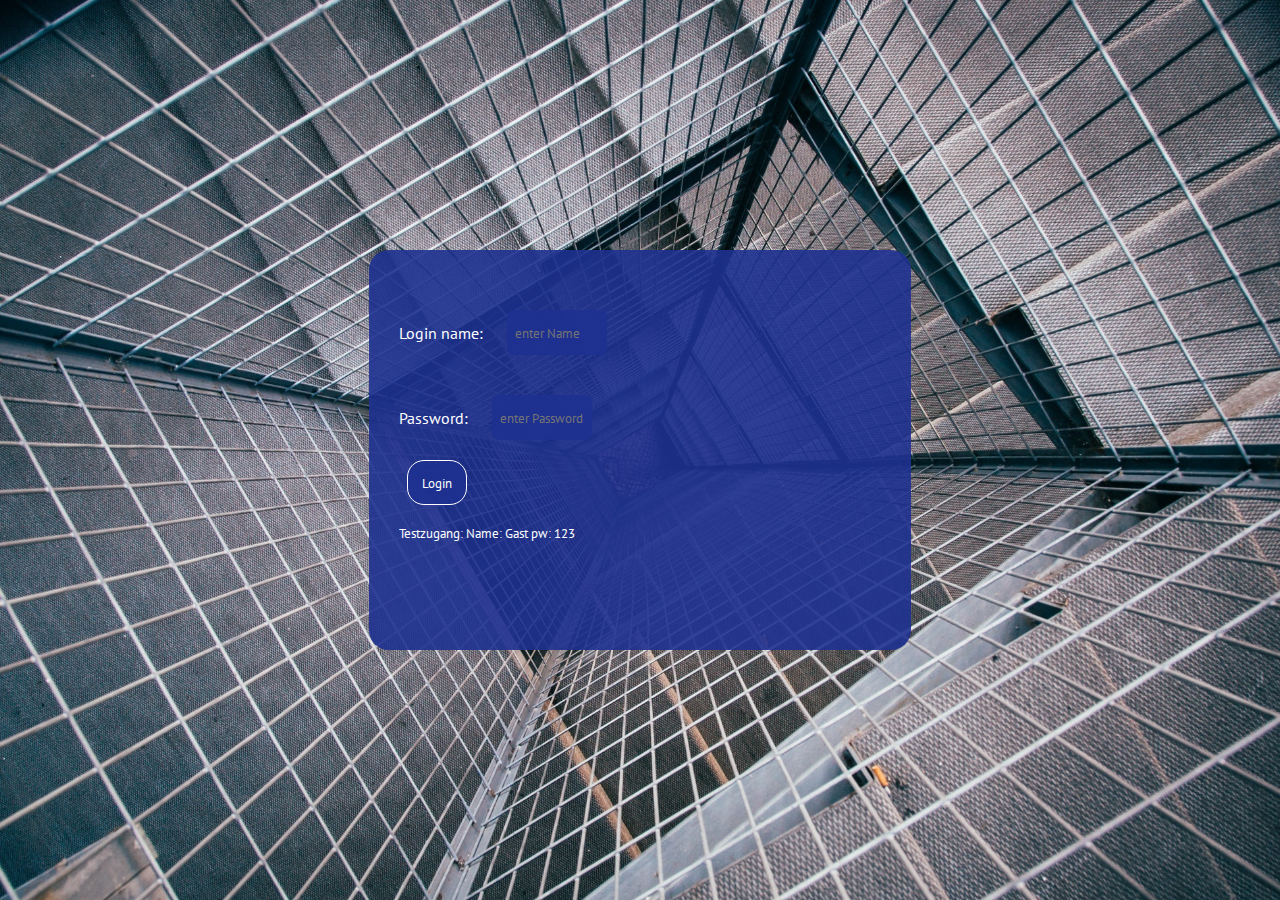
<file: index.html>
<!DOCTYPE html>
<html lang="en">

<head>
    <meta charset="UTF-8">
    <meta http-equiv="X-UA-Compatible" content="IE=edge">
    <meta name="viewport" content="width=device-width, initial-scale=1.0">
    <title>Login</title>

    <link rel="stylesheet" href="style.css">
    <link rel="stylesheet" href="fonts.css">

    <script language="javascript" type="text/javascript" src="script.js"></script>
    <script src="./mini_backend.js"></script>

    
</head>

<body>

    <div>
        <img src="img/stairHouse.jpg" class="background-image">

        <form action="board.html">
            <div class="wrapper-login">
                <div class="login-box">
                    <div class="flex login-row">
                        <span>Login name:</span>
                        <input type="text" placeholder="enter Name" class="input-login" id="username">
                    </div>
    
                    <div class="flex login-row">
                        <span>Password:</span>
                        <input type="password" placeholder="enter Password" class="input-login" id="pasword" default="Gast">
                    </div>
    
                    <a href="board.html">
                        <input type="submit" class="login-btn" name="" value="Login" disabled id="disabledbtn">
                    </a>
                    <p class="test-login">Testzugang: Name: Gast pw: 123</p>
                </div>
            </div>


        </form>
        

        <script>
        let username = document.getElementById('username');
        let pasword = document.getElementById('pasword');

        pasword.addEventListener('keyup' , e => {
        if (e.currentTarget.value == 123){
           console.log('korrekt')
           disabledbtn.disabled = false;
        };
        }); 

    </script>

</body>

</html>
</file>
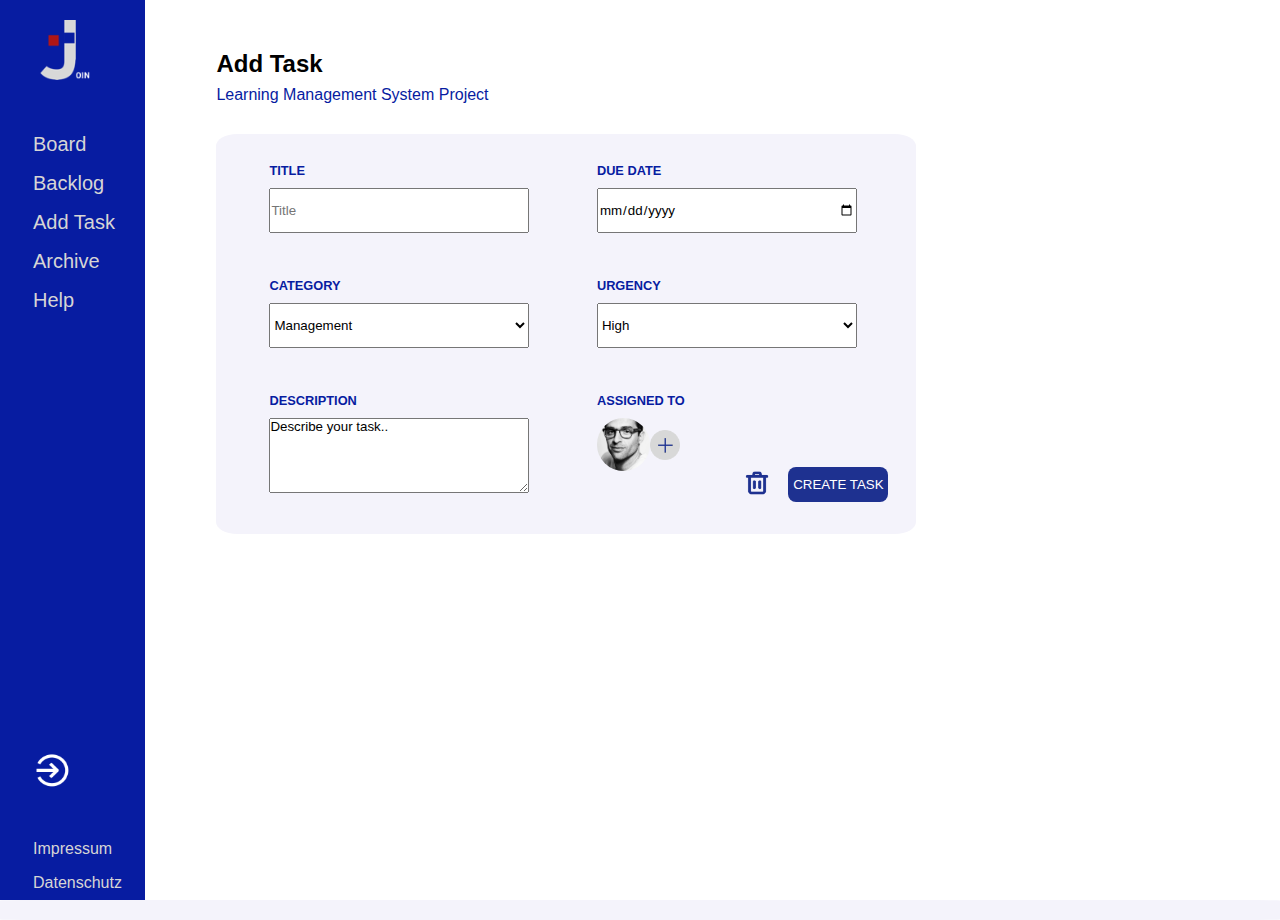
<file: addTask.html>
<!DOCTYPE html>
<html lang="en">

<head>
    <meta charset="UTF-8">
    <meta http-equiv="X-UA-Compatible" content="IE=edge">
    <meta name="viewport" content="width=device-width, initial-scale=1.0">
    <title>Document</title>

    <link rel="stylesheet" href="style.css">
    <link type="image/png" sizes="32x32" rel="icon" href="img/faviconkanban.png">
    <script language="javascript" type="text/javascript" src="script.js"></script>
    <script language="javascript" type="text/javascript" src="addTask.js"></script>
    <script src="./mini_backend.js"></script>
    <script src="board.js"></script>
</head>

<body onload="init() ; initBackend()">

    <div class="main">
        <div class="navbar-mobil">
            <a href="board.html"><img src="img/logo.png" class="logo-navM" alt=""></a>
            <img src="img/nav.png" alt="" class="nav-icon" onclick="showNavMobil()">
            <div id="pop-nav" class="d-none pop-nav">
                <span onclick="closePopNav()" class="x-span">X</span>
                <ul>
                    <li><a href="board.html">BOARD</a></li>
                    <li><a href="backlog.html">BACKLOG</a></li>
                    <li><a href="addTask.html">ADD TASK</a></li>
                    <li><a href="arichve.html">ARCHIVE</a></li>
                    <li><a href="help.html">HELP</a></li>
                </ul>
            </div>
        </div>
        <div w3-include-html="navbar.html" class="navbar-wrapper"></div>

        <div class="content">
            <h2>Add Task</h2>
            <span class="blueText">Learning Management System Project</span>

            <form action="board.html" id="form">

                <div class="addTaskBox">
                    <div class="firstRow flexAddTask">
                        <div class="width50 marginLeft">
                            <h4 class="blueText">TITLE</h4>
                            <input id="title" placeholder="Title" required>
                        </div>

                        <div class="width50">
                            <h4 class="blueText">DUE DATE</h4>
                            <input type="date" id="dueDate" required>
                        </div>
                    </div>

                    <div class="secondRow flexAddTask">
                        <div class="width50 marginLeft">
                            <h4 class="blueText">CATEGORY</h4>
                            <select id="category" required>
                                <option value="Managment">Management</option>
                                <option value="Marketing">Marketing</option>
                                <option value="Product">Product</option>
                                <option value="Sale">Sale</option>
                            </select>
                        </div>
                        <div class="width50">
                            <h4 class="blueText">URGENCY</h4>
                            <select id="urgency" required>
                                <option value="High">High</option>
                                <option value="Medium">Medium</option>
                                <option value="Low">Low</option>
                            </select>
                        </div>
                    </div>


                    <div class="thirdRow flexAddTask">
                        <div class="width50 marginLeft">
                            <h4 class="blueText">DESCRIPTION</h4>
                            <textarea id="text" required>Describe your task..</textarea>
                        </div>

                        <div class="width50">
                            <h4 class="blueText">ASSIGNED TO</h4>
                            <div class="assignedToRow">
                                <img id="addProfilePicture" src="Profilpicture/profilepicture1.png" class="assignedTo">
                                <img src="img/icon plus.png" class="plus-btn">
                            </div>


                            <div class="assignedToRow2">

                                <button type="reset" class="button-no-default-style"><img src="img/trash.png" alt="" class="cancelbutton"></button>
                                <button type="submit" class="createTask" onclick="addTask()" id="create-task">CREATE TASK</button>
                                
                            </div>

                        
                        </div>
                    </div>
                </div>
            </form>

        </div>

    </div>
    <div class="backlogCard">
       
        

</body>

</html>
</file>
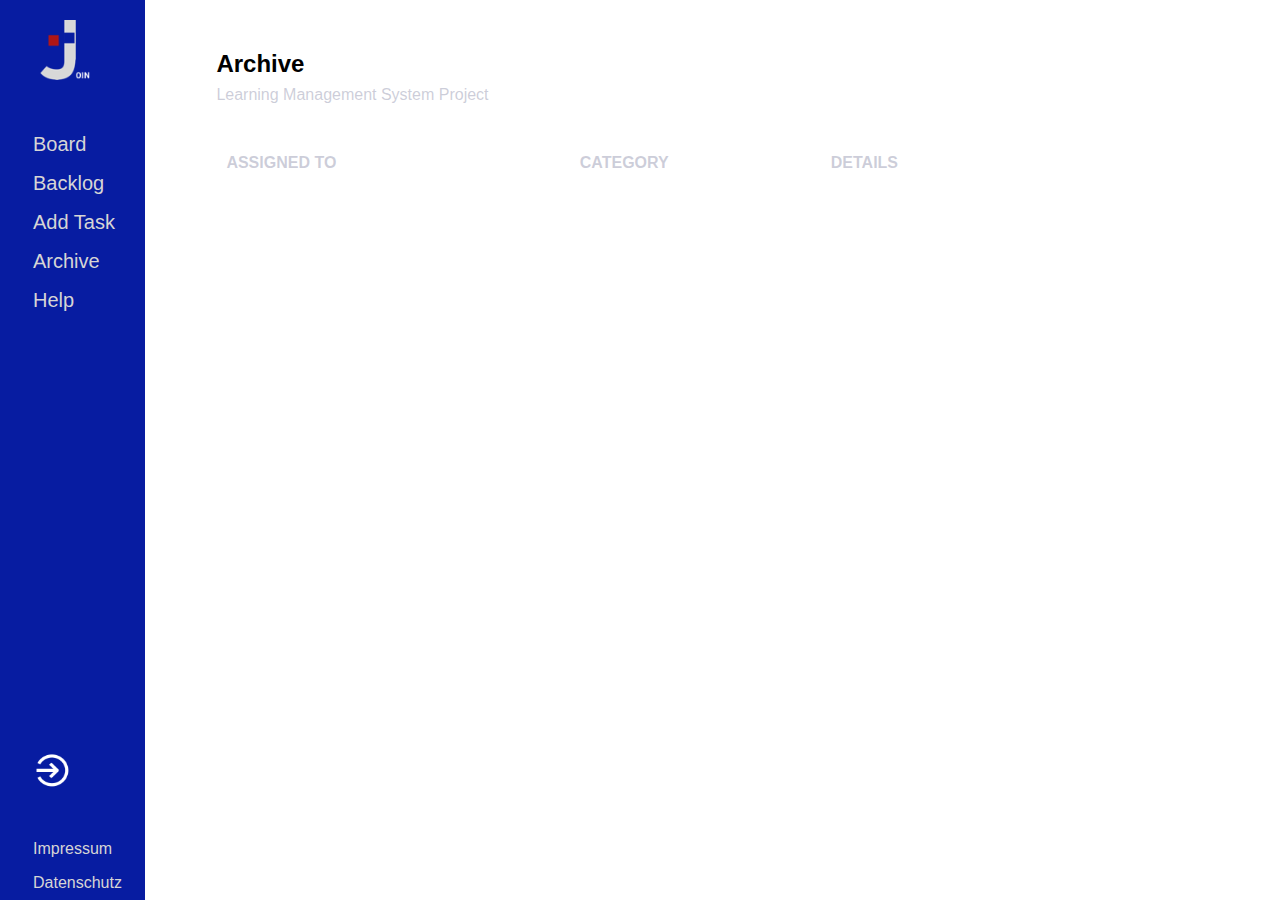
<file: archive.html>
<!DOCTYPE html>
<html lang="en">

<head>
    <meta charset="UTF-8">
    <meta http-equiv="X-UA-Compatible" content="IE=edge">
    <meta name="viewport" content="width=device-width, initial-scale=1.0">
    <title>Archive</title>
    <link rel="stylesheet" href="style.css">
    <script language="javascript" type="text/javascript" src="script.js"></script>
    <script language="javascript" type="text/javascript" src="addTask.js"></script>
    <script src="./mini_backend.js"></script>
    <script src="archive.js"></script>
</head>



<body onload="init() ; initBackend() ; initArchive()">

    <div class="main">
        <div class="navbar-mobil">
            <a href="board.html"><img src="img/logo.png" class="logo-navM" alt=""></a>
            <img src="img/nav.png" alt="" class="nav-icon" onclick="showNavMobil()">
            <div id="pop-nav" class="d-none pop-nav">
                <span onclick="closePopNav()" class="x-span">X</span>
                <ul>
                    <li><a href="board.html">BOARD</a></li>
                    <li><a href="backlog.html">BACKLOG</a></li>
                    <li><a href="addTask.html">ADD TASK</a></li>
                    <li><a href="archive.html">ARCHIVE</a></li>
                    <li><a href="help.html">HELP</a></li>
                </ul>
            </div>
        </div>
        <div w3-include-html="navbar.html" class="navbar-wrapper"></div>

        <div class="content">
            <h2>Archive</h2>
            <span class="greyText">Learning Management System Project</span>

            <div class="headlineContainer">
                <div class="width30  h2 greyText"><b>ASSIGNED TO</b></div>
                <div class="width20  h2 greyText"><b>CATEGORY</b></div>
                <div class="width50bl h2 greyText"><b>DETAILS</b></div>
            </div>

            <div class="backlogCard-wrapper" id="archiveBox">
            </div>
            
        </div>
    </div>
</body>
</html>
</file>
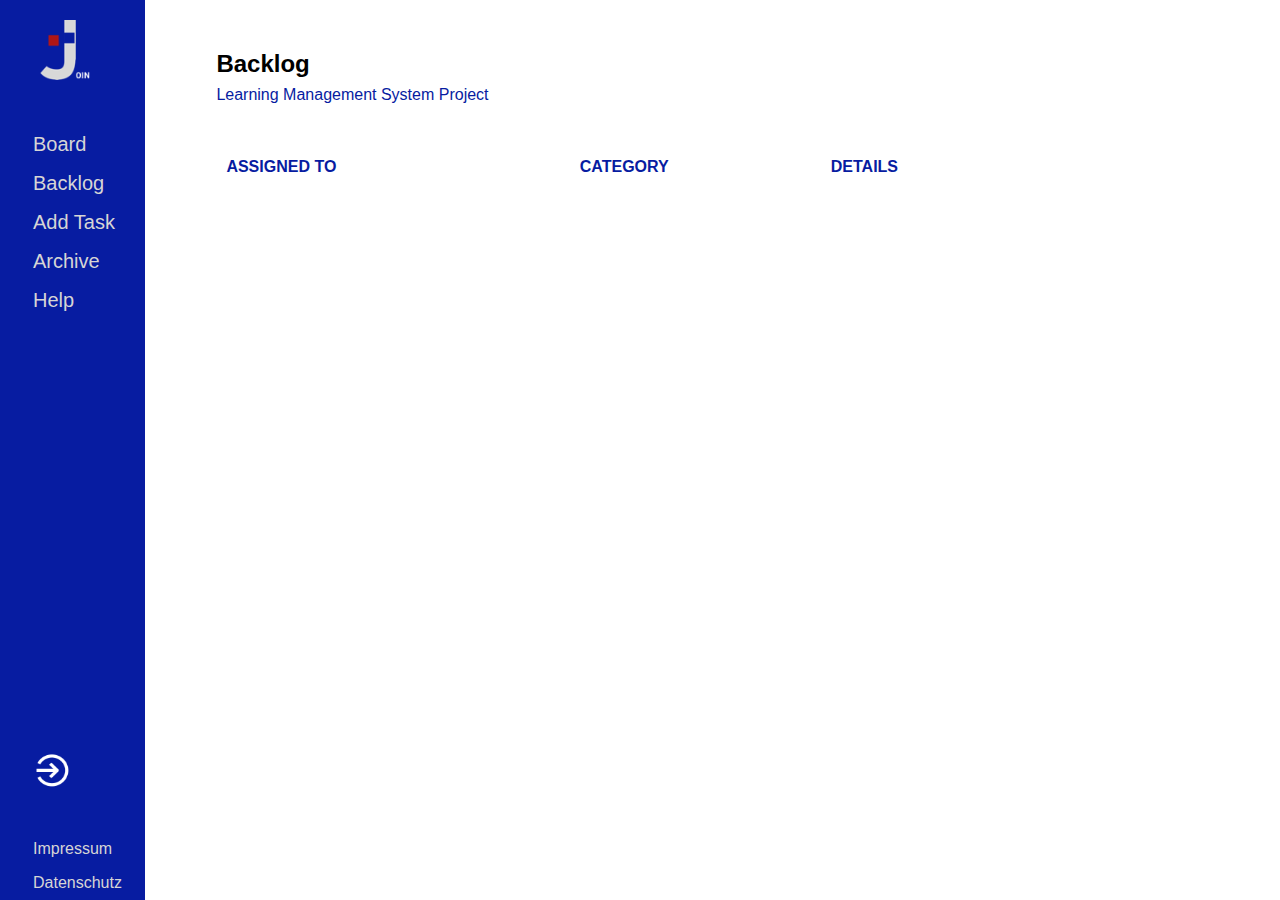
<file: backlog.html>
<!DOCTYPE html>
<html lang="en">
<head>
    <meta charset="UTF-8">
    <meta http-equiv="X-UA-Compatible" content="IE=edge">
    <meta name="viewport" content="width=device-width, initial-scale=1.0">
    <title>Document</title>

    <link rel="stylesheet" href="style.css">
    <link type="image/png" sizes="32x32" rel="icon" href="img/faviconkanban.png">
    <script src="./mini_backend.js"></script>
    <script language="javascript" type="text/javascript" src="script.js"></script>
    <script language="javascript" type="text/javascript" src="addTask.js"></script>
    <script language="javascript" type="text/javascript" src="backlog.js"></script>
</head>

<body onload="init() ; initBackend() ; initBacklog()">

    <div class="main">
        <div class="navbar-mobil">
            <a href="board.html"><img src="img/logo.png" class="logo-navM" alt=""></a>
            <img src="img/nav.png" alt="" class="nav-icon" onclick="showNavMobil()">
            <div id="pop-nav" class="d-none pop-nav">
                <span onclick="closePopNav()" class="x-span">X</span>
                <ul>
                    <li><a href="board.html">BOARD</a></li>
                    <li><a href="backlog.html">BACKLOG</a></li>
                    <li><a href="addTask.html">ADD TASK</a></li>
                    <li><a href="archive.html">ARCHIVE</a></li>
                    <li><a href="help.html">HELP</a></li>
                </ul>
            </div>
        </div>

        <div w3-include-html="navbar.html" class="navbar-wrapper"></div>

        <div class="content">
            <h2>Backlog</h2>
            <span class="blueText">Learning Management System Project</span>

            <div class="headlineContainer">
                <div class="width30  h2 blueText"><b>ASSIGNED TO</b></div>
                <div class="width20  h2 blueText"><b>CATEGORY</b></div>
                <div class="width50bl h2 blueText"><b>DETAILS</b></div>
            </div>

            <div class="backlogCard-wrapper" id="backlogCardWrapper">
            </div>
            
        </div>
    </div>

    
</body>
</html>
</file>
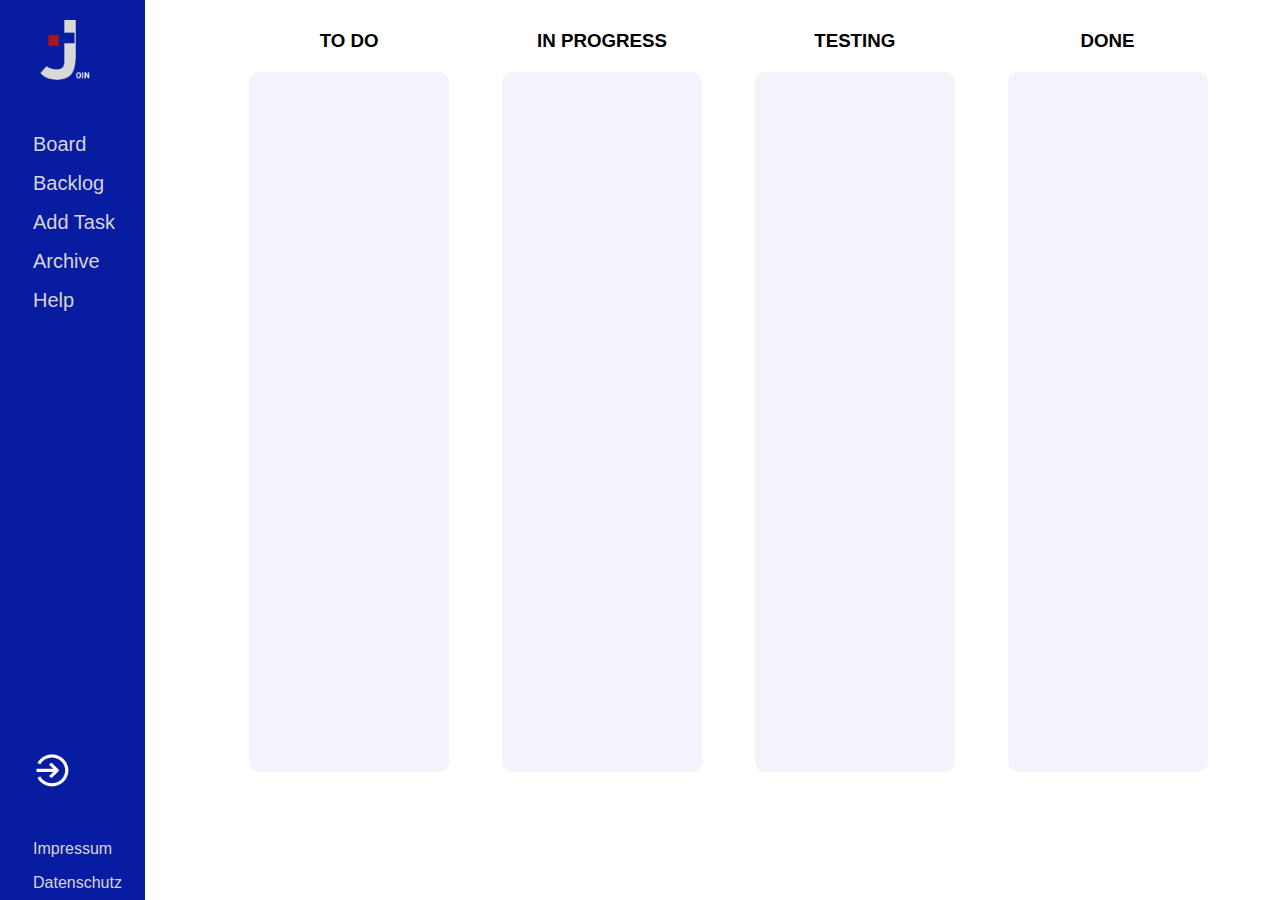
<file: board.html>
<!DOCTYPE html>
<html lang="en">

<head>
    <meta charset="UTF-8">
    <meta http-equiv="X-UA-Compatible" content="IE=edge">
    <meta name="viewport" content="width=device-width, initial-scale=1.0">
    <title>Board</title>
    
    <link rel="stylesheet" href="style.css">
    <link type="image/png" sizes="32x32" rel="icon" href="img/faviconkanban.png">
    <script language="javascript" type="text/javascript" src="script.js"></script>
    <script language="javascript" type="text/javascript" src="addTask.js"></script>
    <script src="./mini_backend.js"></script>
    <script src="board.js"></script>
</head>


<body onload="init() ; initBackend() ; initFilter()">

    <div class="main">
        <div class="navbar-mobil">
            <a href="board.html"><img src="img/logo.png" class="logo-navM" alt=""></a>
            <img src="img/nav.png" alt="" class="nav-icon" onclick="showNavMobil()">
            <div id="pop-nav" class="d-none pop-nav">
                <span onclick="closePopNav()" class="x-span">X</span>
                <ul>
                    <li><a href="board.html">BOARD</a></li>
                    <li><a href="backlog.html">BACKLOG</a></li>
                    <li><a href="addTask.html">ADD TASK</a></li>
                    <li><a href="archive.html">ARCHIVE</a></li>
                    <li><a href="help.html">HELP</a></li>
                </ul>
            </div>
        </div>
        
        <div w3-include-html="navbar.html" class="navbar-wrapper"></div>

        <div class="content">
            <div class="board-wrapper">
                <div class="column">
                    <h3>TO DO</h3>
                    <div class="DragAndDrop">
                        <div class="grey-container" ondrop="moveTo('toDo')" ondragover="allowDrop(event)" id="toDo"> 
                        </div>
                    </div>
                </div>
                <div class="column">
                    <h3>IN PROGRESS</h3>
                    <div class="DragAndDrop">
                        <div class="grey-container" ondragover="allowDrop(event)" ondrop="moveTo('inProgress')"  id="inProgress"></div>
                    </div>
                </div>
                <div class="column">
                    <h3>TESTING</h3>
                    <div class="DragAndDrop">
                        <div class="grey-container" ondrop="moveTo('testing')" ondragover="allowDrop(event)" id="testing"></div>
                    </div>
                </div>
                <div class="column">
                    <h3>DONE</h3>
                    <div class="DragAndDrop">
                        <div class="grey-container" ondrop="moveTo('done')" ondragover="allowDrop(event)" id="done"></div>
                    </div>
                </div>
            </div>
        </div>

    </div>


</body>

</html>
</file>
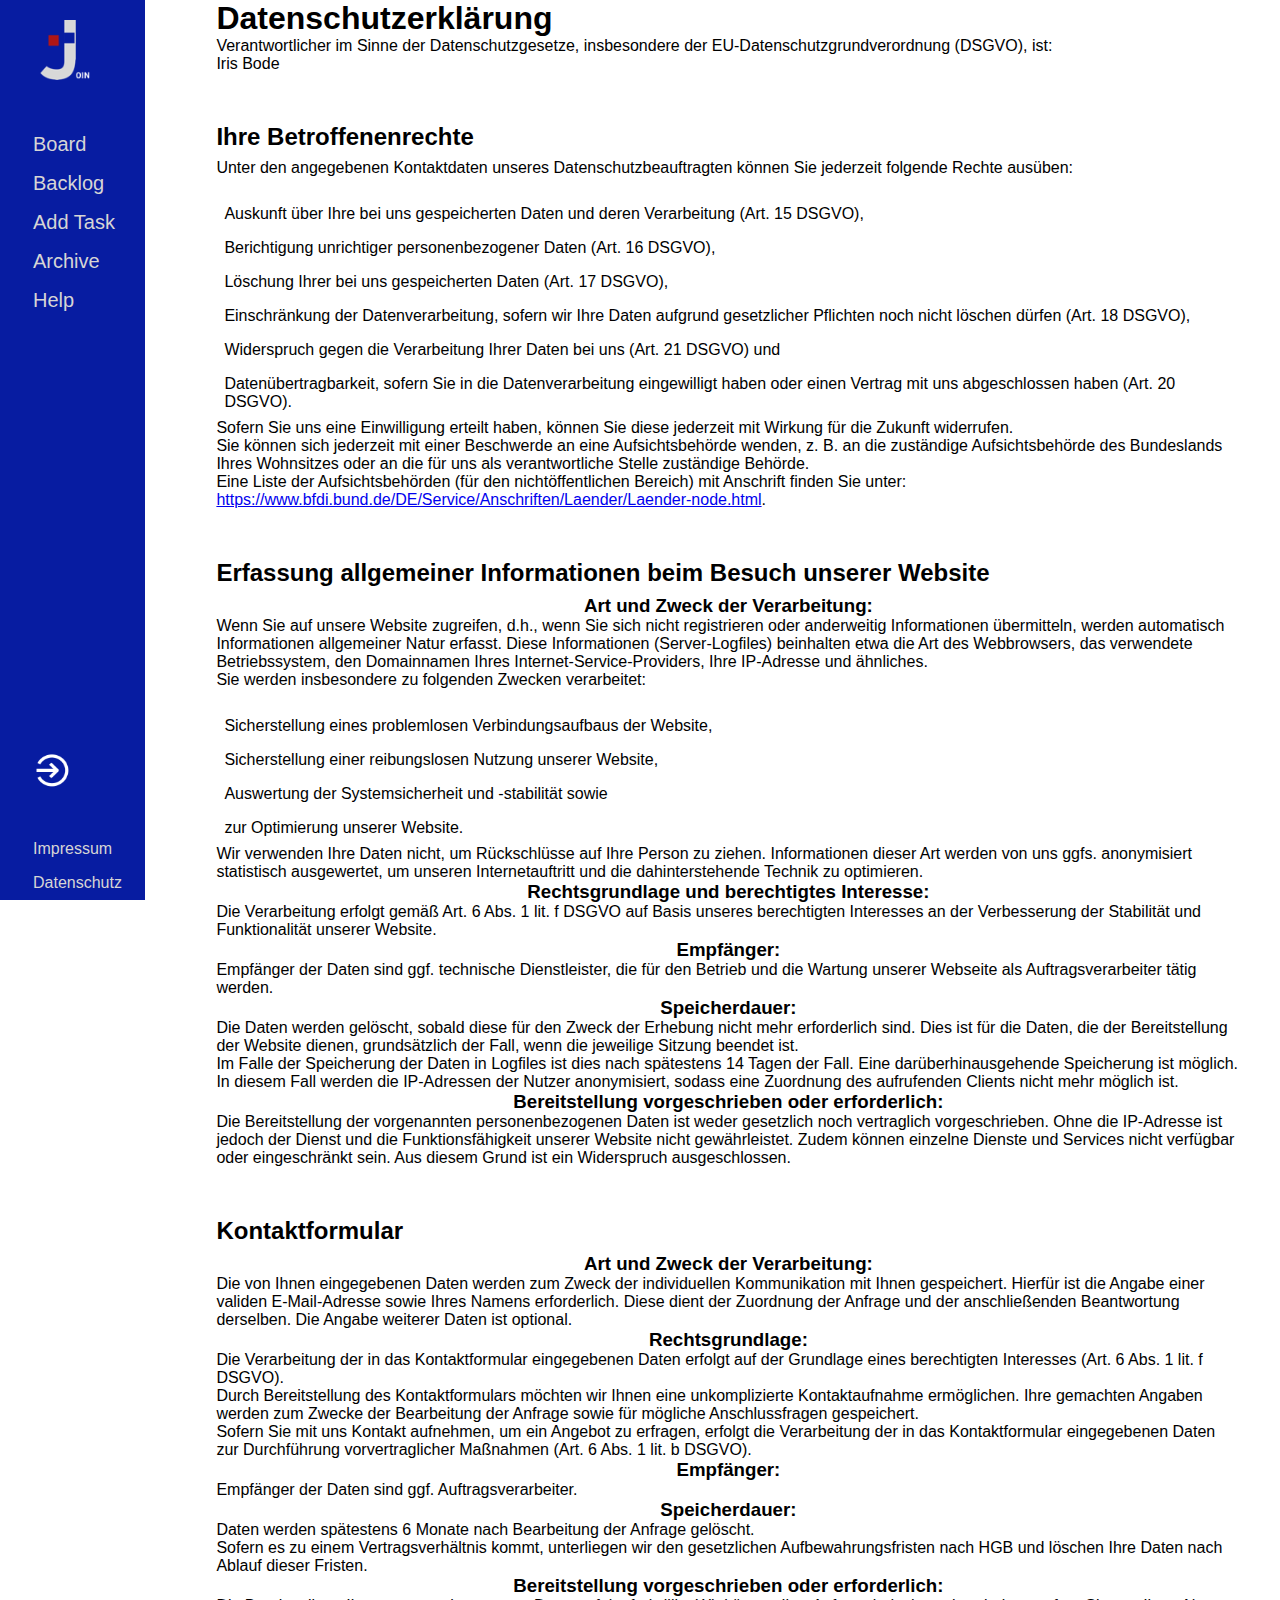
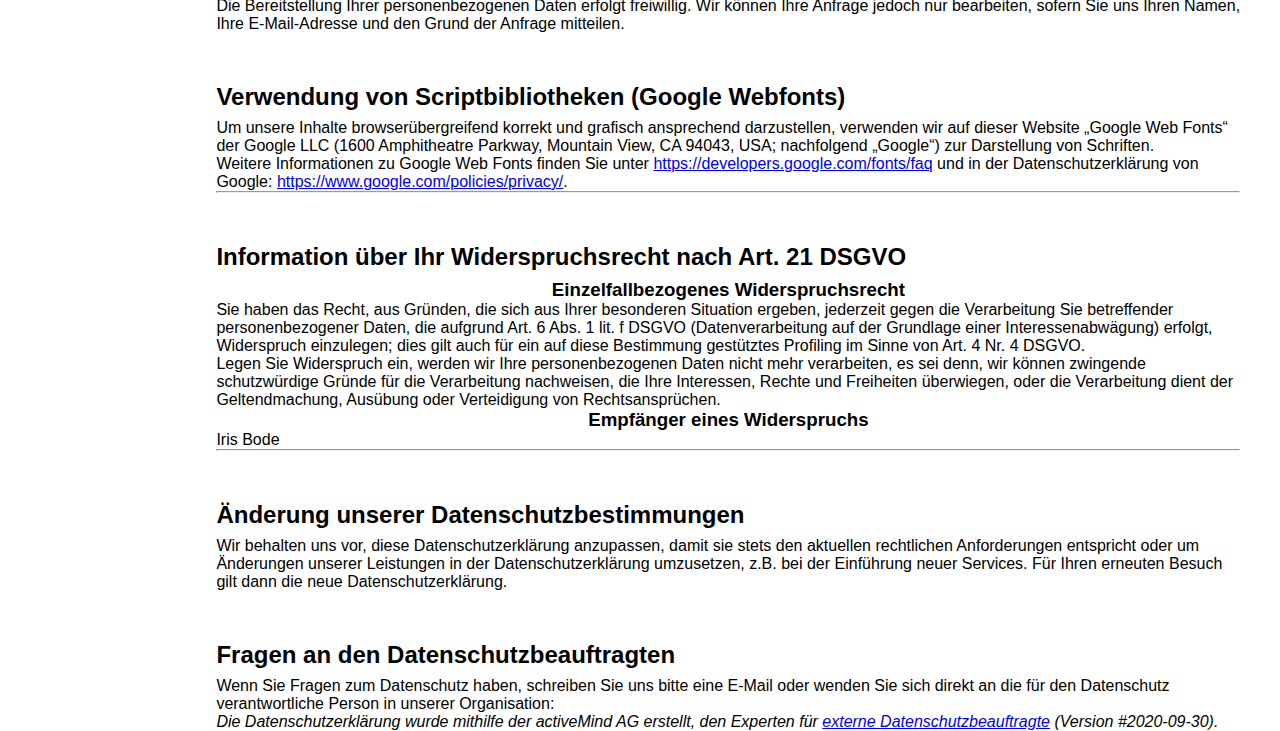
<file: Datenschutz.html>
<!DOCTYPE html>
<html lang="en">

<head>
    <meta charset="UTF-8">
    <meta http-equiv="X-UA-Compatible" content="IE=edge">
    <meta name="viewport" content="width=device-width, initial-scale=1.0">
    <title>Document</title>

    <link rel="stylesheet" href="style.css">
    <link type="image/png" sizes="32x32" rel="icon" href="img/faviconkanban.png">
    <script language="javascript" type="text/javascript" src="script.js"></script>
    <script src="./mini_backend.js"></script>
</head>

<body onload="init()">

    <div class="main">
        <div class="navbar-mobil">
            <a href="board.html"><img src="img/logo.png" class="logo-navM" alt=""></a>
            <img src="img/nav.png" alt="" class="nav-icon" onclick="showNavMobil()">
            <div id="pop-nav" class="d-none pop-nav">
                <span onclick="closePopNav()" class="x-span">X</span>
                <ul>
                    <li><a href="board.html">BOARD</a></li>
                    <li><a href="backlog.html">BACKLOG</a></li>
                    <li><a href="addTask.html">ADD TASK</a></li>
                    <li><a href="archive.html">ARCHIVE</a></li>
                    <li><a href="help.html">HELP</a></li>
                </ul>
            </div>
        </div>
        <div w3-include-html="navbar.html" class="navbar-wrapper"></div>


        <div class="content">
        <div>
            <h1>Datenschutzerklärung</h1>
            <p>Verantwortlicher im Sinne der Datenschutzgesetze, insbesondere der EU-Datenschutzgrundverordnung (DSGVO),
                ist:</p>
            <p>Iris Bode</p>
            <h2>Ihre Betroffenenrechte</h2>
            <p>Unter den angegebenen Kontaktdaten unseres Datenschutzbeauftragten können Sie jederzeit folgende Rechte
                ausüben:</p>
            <ul>
                <li>Auskunft über Ihre bei uns gespeicherten Daten und deren Verarbeitung (Art. 15 DSGVO),</li>
                <li>Berichtigung unrichtiger personenbezogener Daten (Art. 16 DSGVO),</li>
                <li>Löschung Ihrer bei uns gespeicherten Daten (Art. 17 DSGVO),</li>
                <li>Einschränkung der Datenverarbeitung, sofern wir Ihre Daten aufgrund gesetzlicher Pflichten noch
                    nicht löschen dürfen (Art. 18 DSGVO),</li>
                <li>Widerspruch gegen die Verarbeitung Ihrer Daten bei uns (Art. 21 DSGVO) und</li>
                <li>Datenübertragbarkeit, sofern Sie in die Datenverarbeitung eingewilligt haben oder einen Vertrag mit
                    uns abgeschlossen haben (Art. 20 DSGVO).</li>
            </ul>
            <p>Sofern Sie uns eine Einwilligung erteilt haben, können Sie diese jederzeit mit Wirkung für die Zukunft
                widerrufen.</p>
            <p>Sie können sich jederzeit mit einer Beschwerde an eine Aufsichtsbehörde wenden, z. B. an die zuständige
                Aufsichtsbehörde des Bundeslands Ihres Wohnsitzes oder an die für uns als verantwortliche Stelle
                zuständige Behörde.</p>
            <p>Eine Liste der Aufsichtsbehörden (für den nichtöffentlichen Bereich) mit Anschrift finden Sie unter: <a
                    href="https://www.bfdi.bund.de/DE/Service/Anschriften/Laender/Laender-node.html" target="_blank"
                    rel="noopener nofollow">https://www.bfdi.bund.de/DE/Service/Anschriften/Laender/Laender-node.html</a>.
            </p>
            <p></p>
            <h2>Erfassung allgemeiner Informationen beim Besuch unserer Website</h2>
            <h3>Art und Zweck der Verarbeitung:</h3>
            <p>Wenn Sie auf unsere Website zugreifen, d.h., wenn Sie sich nicht registrieren oder anderweitig
                Informationen übermitteln, werden automatisch Informationen allgemeiner Natur erfasst. Diese
                Informationen (Server-Logfiles) beinhalten etwa die Art des Webbrowsers, das verwendete Betriebssystem,
                den Domainnamen Ihres Internet-Service-Providers, Ihre IP-Adresse und ähnliches. </p>
            <p>Sie werden insbesondere zu folgenden Zwecken verarbeitet:</p>
            <ul>
                <li>Sicherstellung eines problemlosen Verbindungsaufbaus der Website,</li>
                <li>Sicherstellung einer reibungslosen Nutzung unserer Website,</li>
                <li>Auswertung der Systemsicherheit und -stabilität sowie</li>
                <li>zur Optimierung unserer Website.</li>
            </ul>
            <p>Wir verwenden Ihre Daten nicht, um Rückschlüsse auf Ihre Person zu ziehen. Informationen dieser Art
                werden von uns ggfs. anonymisiert statistisch ausgewertet, um unseren Internetauftritt und die
                dahinterstehende Technik zu optimieren. </p>
            <h3>Rechtsgrundlage und berechtigtes Interesse:</h3>
            <p>Die Verarbeitung erfolgt gemäß Art. 6 Abs. 1 lit. f DSGVO auf Basis unseres berechtigten Interesses an
                der Verbesserung der Stabilität und Funktionalität unserer Website.</p>
            <h3>Empfänger:</h3>
            <p>Empfänger der Daten sind ggf. technische Dienstleister, die für den Betrieb und die Wartung unserer
                Webseite als Auftragsverarbeiter tätig werden.</p>
            <p></p>
            <h3>Speicherdauer:</h3>
            <p>Die Daten werden gelöscht, sobald diese für den Zweck der Erhebung nicht mehr erforderlich sind. Dies ist
                für die Daten, die der Bereitstellung der Website dienen, grundsätzlich der Fall, wenn die jeweilige
                Sitzung beendet ist. </p>
            <p> Im Falle der Speicherung der Daten in Logfiles ist dies nach spätestens 14 Tagen der Fall. Eine
                darüberhinausgehende Speicherung ist möglich. In diesem Fall werden die IP-Adressen der Nutzer
                anonymisiert, sodass eine Zuordnung des aufrufenden Clients nicht mehr möglich ist.</p>
            <p></p>
            <h3>Bereitstellung vorgeschrieben oder erforderlich:</h3>
            <p>Die Bereitstellung der vorgenannten personenbezogenen Daten ist weder gesetzlich noch vertraglich
                vorgeschrieben. Ohne die IP-Adresse ist jedoch der Dienst und die Funktionsfähigkeit unserer Website
                nicht gewährleistet. Zudem können einzelne Dienste und Services nicht verfügbar oder eingeschränkt sein.
                Aus diesem Grund ist ein Widerspruch ausgeschlossen. </p>
            <p></p>
            <h2>Kontaktformular</h2>
            <h3>Art und Zweck der Verarbeitung:</h3>
            <p>Die von Ihnen eingegebenen Daten werden zum Zweck der individuellen Kommunikation mit Ihnen gespeichert.
                Hierfür ist die Angabe einer validen E-Mail-Adresse sowie Ihres Namens erforderlich. Diese dient der
                Zuordnung der Anfrage und der anschließenden Beantwortung derselben. Die Angabe weiterer Daten ist
                optional.</p>
            <h3>Rechtsgrundlage:</h3>
            <p>Die Verarbeitung der in das Kontaktformular eingegebenen Daten erfolgt auf der Grundlage eines
                berechtigten Interesses (Art. 6 Abs. 1 lit. f DSGVO).</p>
            <p>Durch Bereitstellung des Kontaktformulars möchten wir Ihnen eine unkomplizierte Kontaktaufnahme
                ermöglichen. Ihre gemachten Angaben werden zum Zwecke der Bearbeitung der Anfrage sowie für mögliche
                Anschlussfragen gespeichert.</p>
            <p>Sofern Sie mit uns Kontakt aufnehmen, um ein Angebot zu erfragen, erfolgt die Verarbeitung der in das
                Kontaktformular eingegebenen Daten zur Durchführung vorvertraglicher Maßnahmen (Art. 6 Abs. 1 lit. b
                DSGVO).</p>
            <h3>Empfänger:</h3>
            <p>Empfänger der Daten sind ggf. Auftragsverarbeiter.</p>
            <p></p>
            <h3>Speicherdauer:</h3>
            <p>Daten werden spätestens 6 Monate nach Bearbeitung der Anfrage gelöscht.</p>
            <p>Sofern es zu einem Vertragsverhältnis kommt, unterliegen wir den gesetzlichen Aufbewahrungsfristen nach
                HGB und löschen Ihre Daten nach Ablauf dieser Fristen. </p>
            <h3>Bereitstellung vorgeschrieben oder erforderlich:</h3>
            <p>Die Bereitstellung Ihrer personenbezogenen Daten erfolgt freiwillig. Wir können Ihre Anfrage jedoch nur
                bearbeiten, sofern Sie uns Ihren Namen, Ihre E-Mail-Adresse und den Grund der Anfrage mitteilen.</p>
            <p></p>
            <h2>Verwendung von Scriptbibliotheken (Google Webfonts)</h2>
            <p>Um unsere Inhalte browserübergreifend korrekt und grafisch ansprechend darzustellen, verwenden wir auf
                dieser Website „Google Web Fonts“ der Google LLC (1600 Amphitheatre Parkway, Mountain View, CA 94043,
                USA; nachfolgend „Google“) zur Darstellung von Schriften.</p>
            <p>Weitere Informationen zu Google Web Fonts finden Sie unter <a
                    href="https://developers.google.com/fonts/faq" rel="noopener nofollow"
                    target="_blank">https://developers.google.com/fonts/faq</a> und in der Datenschutzerklärung von
                Google: <a href="https://www.google.com/policies/privacy/" rel="noopener nofollow"
                    target="_blank">https://www.google.com/policies/privacy/</a>.</p>
            <p></p>
            <hr>
            <h2>Information über Ihr Widerspruchsrecht nach Art. 21 DSGVO</h2>
            <h3>Einzelfallbezogenes Widerspruchsrecht</h3>
            <p>Sie haben das Recht, aus Gründen, die sich aus Ihrer besonderen Situation ergeben, jederzeit gegen die
                Verarbeitung Sie betreffender personenbezogener Daten, die aufgrund Art. 6 Abs. 1 lit. f DSGVO
                (Datenverarbeitung auf der Grundlage einer Interessenabwägung) erfolgt, Widerspruch einzulegen; dies
                gilt auch für ein auf diese Bestimmung gestütztes Profiling im Sinne von Art. 4 Nr. 4 DSGVO.</p>
            <p>Legen Sie Widerspruch ein, werden wir Ihre personenbezogenen Daten nicht mehr verarbeiten, es sei denn,
                wir können zwingende schutzwürdige Gründe für die Verarbeitung nachweisen, die Ihre Interessen, Rechte
                und Freiheiten überwiegen, oder die Verarbeitung dient der Geltendmachung, Ausübung oder Verteidigung
                von Rechtsansprüchen.</p>
            <h3>Empfänger eines Widerspruchs</h3>
            <p>Iris Bode</p>
            <hr>
            <h2>Änderung unserer Datenschutzbestimmungen</h2>
            <p>Wir behalten uns vor, diese Datenschutzerklärung anzupassen, damit sie stets den aktuellen rechtlichen
                Anforderungen entspricht oder um Änderungen unserer Leistungen in der Datenschutzerklärung umzusetzen,
                z.B. bei der Einführung neuer Services. Für Ihren erneuten Besuch gilt dann die neue
                Datenschutzerklärung.</p>
            <h2>Fragen an den Datenschutzbeauftragten</h2>
            <p>Wenn Sie Fragen zum Datenschutz haben, schreiben Sie uns bitte eine E-Mail oder wenden Sie sich direkt an
                die für den Datenschutz verantwortliche Person in unserer Organisation:</p>
            <p></p>
            <p><em>Die Datenschutzerklärung wurde mithilfe der activeMind AG erstellt, den Experten für <a
                        href="https://www.activemind.de/datenschutz/datenschutzbeauftragter/" target="_blank"
                        rel="noopener">externe Datenschutzbeauftragte</a> (Version #2020-09-30).</em></p>

        </div>

    </div>

    </div>

</body>

</html>
</file>
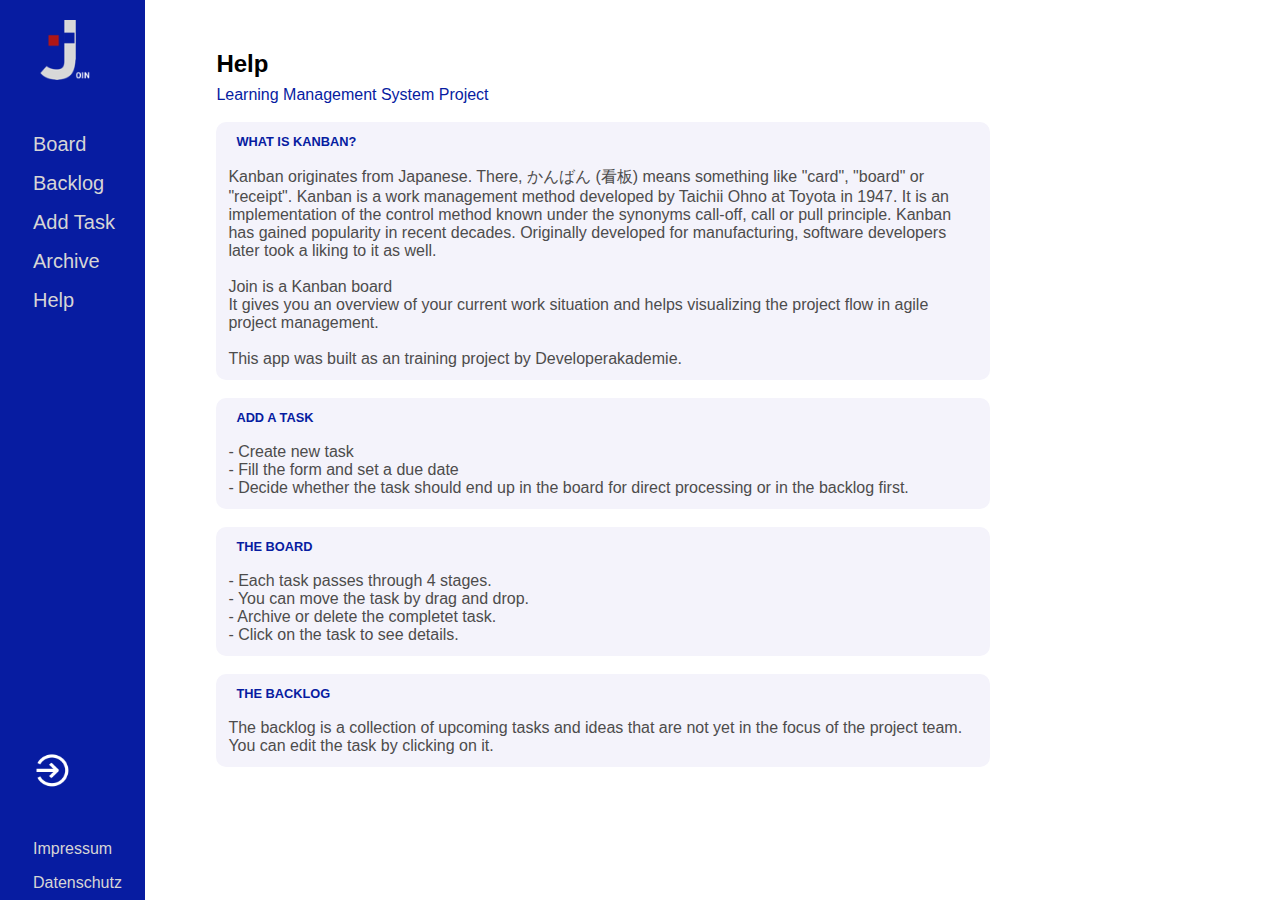
<file: help.html>
<!DOCTYPE html>
<html lang="en">
<head>
    <meta charset="UTF-8">
    <meta http-equiv="X-UA-Compatible" content="IE=edge">
    <meta name="viewport" content="width=device-width, initial-scale=1.0">
    <title>Document</title>
    <script language="javascript" type="text/javascript" src="script.js"></script>
    <link rel="stylesheet" href="style.css">
    <link type="image/png" sizes="32x32" rel="icon" href="img/faviconkanban.png">
</head>
<body onload="init()">

    <div class="main">
        <div class="navbar-mobil">
            <a href="board.html"><img src="img/logo.png" class="logo-navM" alt=""></a>
            <img src="img/nav.png" alt="" class="nav-icon" onclick="showNavMobil()">
            <div id="pop-nav" class="d-none pop-nav">
                <span onclick="closePopNav()" class="x-span">X</span>
                <ul>
                    <li><a href="board.html">BOARD</a></li>
                    <li><a href="backlog.html">BACKLOG</a></li>
                    <li><a href="addTask.html">ADD TASK</a></li>
                    <li><a href="archive.html">ARCHIVE</a></li>
                    <li><a href="help.html">HELP</a></li>
                </ul>
            </div>
        </div>
        <div w3-include-html="navbar.html" class="navbar-wrapper"></div>

        <div class="content">

            <h2>Help</h2>
            <span class="blueText">Learning Management System Project</span> 

            <div class="KanbanMeaning">
                <h4 class="Helph4">WHAT IS KANBAN?</h4><br>
                Kanban originates from Japanese. There, かんばん (看板) means something like 
                "card", "board" or "receipt". 
                Kanban is a work management method developed by Taichii Ohno at Toyota in 
                1947. It is an implementation of the control method known under the synonyms 
                call-off, call or pull principle.
                Kanban has gained popularity in recent decades. Originally developed for 
                manufacturing, software developers later took a liking to it as well.<br>
                <br>
                Join is a Kanban board <br>
                It gives you an overview of your current work situation and helps visualizing the 
                project flow in agile project management.<br><br> This app was built as an training 
                project by Developerakademie.


            </div>

            <div class="KanbanMeaning">

                <h4 class="Helph4">ADD A TASK</h4><br>
              
                - Create new task <br>
                - Fill the form and set a due date<br>
                - Decide whether the task should end up in the board for direct processing or in 
                the backlog first.
                
            </div>

        <div class="KanbanMeaning">
            <h4 class="Helph4">THE BOARD</h4><br>
                - Each task passes through 4 stages.<br>
                - You can move the task by drag and drop.<br>
                - Archive or delete the completet task.<br>
                - Click on the task to see details.<br>
        </div>

        <div class="KanbanMeaning">

            <h4 class="Helph4">THE BACKLOG</h4><br>
            The backlog is a collection of upcoming tasks and ideas that are not yet in the 
            focus of the project team.
            You can edit the task by clicking on it.
        </div>



           

        </div>

    </div>

    
</body>
</html>
</file>
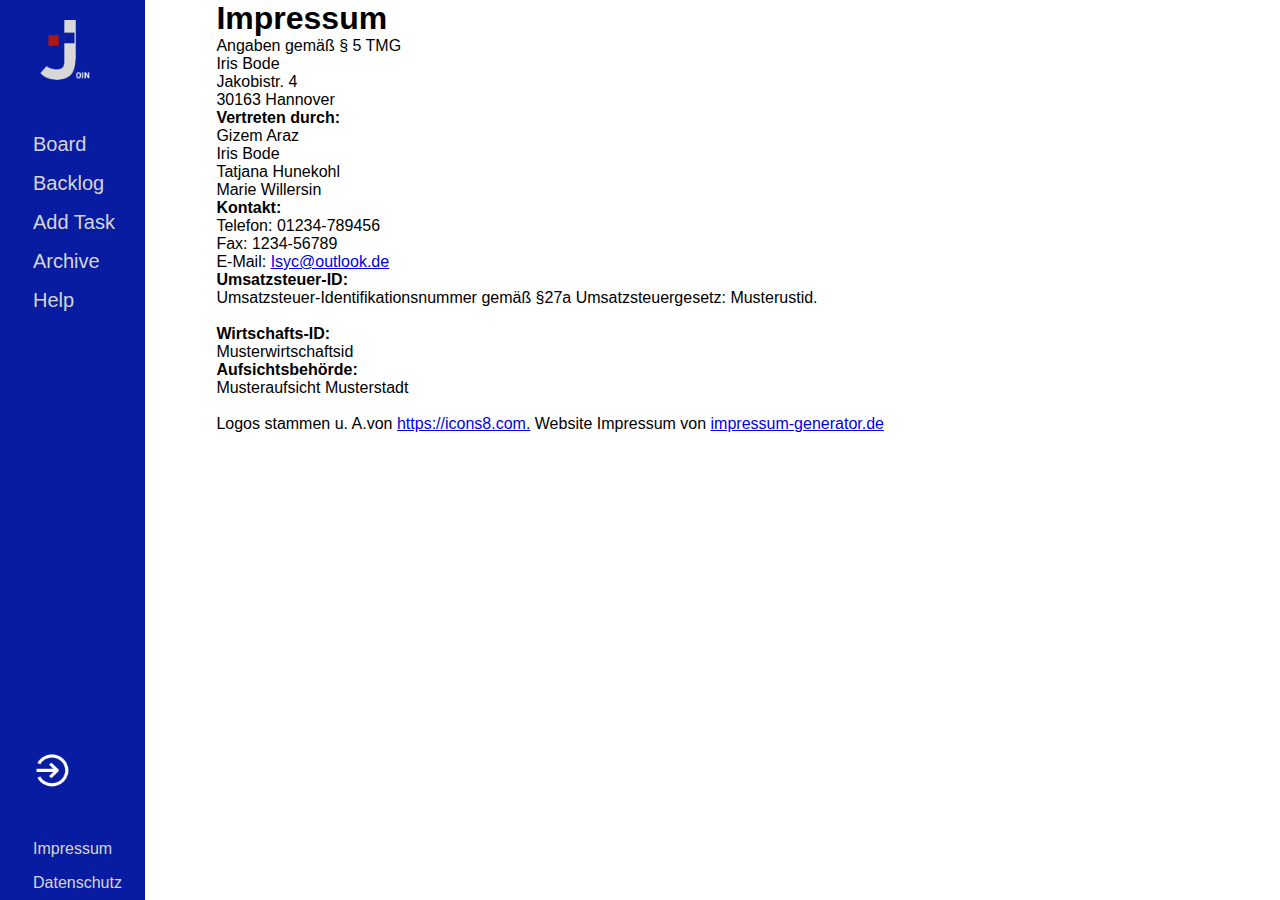
<file: impressum.html>
<!DOCTYPE html>
<html lang="en">
<head>
    <meta charset="UTF-8">
    <meta http-equiv="X-UA-Compatible" content="IE=edge">
    <meta name="viewport" content="width=device-width, initial-scale=1.0">
    <title>Impressum</title>
    <link rel="stylesheet" href="style.css">
    <link type="image/png" sizes="32x32" rel="icon" href="img/faviconkanban.png">
    <script language="javascript" type="text/javascript" src="script.js"></script>
   

</head>



<body onload="init()">

    <div class="main">
        <div class="navbar-mobil">
            <a href="board.html"><img src="img/logo.png" class="logo-navM" alt=""></a>
            <img src="img/nav.png" alt="" class="nav-icon" onclick="showNavMobil()">
            <div id="pop-nav" class="d-none pop-nav">
                <span onclick="closePopNav()" class="x-span">X</span>
                <ul>
                    <li><a href="board.html">BOARD</a></li>
                    <li><a href="backlog.html">BACKLOG</a></li>
                    <li><a href="addTask.html">ADD TASK</a></li>
                    <li><a href="archive.html">ARCHIVE</a></li>
                    <li><a href="help.html">HELP</a></li>
                </ul>
            </div>
        </div>
        <div w3-include-html="navbar.html" class="navbar-wrapper"></div>

        <div class='content'><h1>Impressum</h1><p>Angaben gemäß § 5 TMG</p><p>Iris Bode <br> 
            Jakobistr. 4<br> 
            30163 Hannover <br> 
            </p><p> <strong>Vertreten durch: </strong><br>
            Gizem Araz<br>
            Iris Bode<br>
            Tatjana Hunekohl<br>
            Marie Willersin<br>
            </p><p><strong>Kontakt:</strong> <br>
            Telefon: 01234-789456<br>
            Fax: 1234-56789<br>
            E-Mail: <a href='mailto:Isyc@outlook.de'>Isyc@outlook.de</a></br></p><p><strong>Umsatzsteuer-ID: </strong> <br>
            Umsatzsteuer-Identifikationsnummer gemäß §27a Umsatzsteuergesetz: Musterustid.<br><br>
            <strong>Wirtschafts-ID: </strong><br>
            Musterwirtschaftsid<br>
            </p><p><strong>Aufsichtsbehörde:</strong><br>
            Musteraufsicht Musterstadt<br></p><br> 
            Logos stammen u. A.von <a href="https://icons8.com">https://icons8.com.</a>
            Website Impressum von <a href="https://www.impressum-generator.de">impressum-generator.de</a>

            
            
        </div>
             



    </div>
     


    
</body>
</html>
</file>
<file: style.css>
* {
    margin: 0;
    padding: 0;
    font-family: 'PT Sans', sans-serif;
}


.d-none {
    display: none !important;
}

.h3-not-center{
    text-align: left;
    font-size: 14px;    
}

.card-span {
    font-size: 13px;
}

.main {
    margin-top: 90px;
    height: 100vh;
}@media(min-width: 1100px){
    .main {
        display: flex; 
        margin-top: 0;
    }
}

.sectionOne {
    display: flex;
    flex-direction: column;
    width: 100%;
    height: 80%;
    font-size: 20px;
}

/* NAVAR MOBIL --------------------*/ 

.x-span {
    position: absolute; 
    top: 0px;
    right: 11px;
    cursor: pointer;    
}

.pop-nav {
    z-index: 3;
    padding: 60px 26px;
    position: absolute;
    background-color: rgba(30, 49, 144, 0.9);
    width: 100%;
    top: 14px;
    right: 0; 
    color: white;
    display: flex;
    justify-content: center;
    align-items: center;
    flex-direction: column; 
}  @media(min-width: 600px) {
    .pop-nav {
        max-width: 296px;
        height: 308px;
    }
}


.navbar-mobil {
    height: fit-content;
    background-color: #071ca1;
    position: absolute;
    top: 0; 
    left: 0;
    right: 0; 
    display: flex;
    justify-content: space-between;
    align-items: center;
} 

.logo-navM {
    height: 45px;
    width: 45px;
    padding: 15px 15px; 
    cursor: pointer; 
}

.navbar-wrapper {
    width: 13%;
    display: none; 
}

.nav-icon {
    width: 30px;
    height: 30px;
    padding: 8px 8px;
    cursor: pointer;
}

.navbarLeft {
    background-color: #071ca1;
    width: 120px;
    display: flex;
    flex-direction: column;
    justify-content: space-between;
    padding-left: 25px;
    position: fixed;
    top: 0;
    bottom: 0;
    left: 0;
}

li a {
    color: rgb(214, 213, 213);
    text-decoration: none;
}

li {
    list-style: none;
    padding: 20px; 
} @media(min-width: 600px) {
    li {
        padding: 30px;
    }
}
 @media(min-width: 886px) {
    li {
        padding: 8px; 
    }
}

li:hover {
    cursor: pointer;
    border-left: 3px solid whitesmoke;
    text-decoration: whitesmoke;
    transition: all 190ms ease-in-out;
}

.logo {
    width: 60px;
    height: 60px;
    padding: 20px 10px;
    object-fit: contain;
}

ul {
    margin-top: 20px;
}

.logoLogin {
    width: 35px;
    height: 35px;
    padding: 20px 10px;
    object-fit: contain;
    border-radius: 100%;
}

.logoLogin:hover {
    cursor: pointer;
    transform: scale(1.5);
}


/** CONTENT **/

.content {
    width: 80%;
    margin-left: 50px;
    margin-top: 25px;
}


/** BOARD **/

.delete-task {
    height: 20px;
    width: 20px;
    position:absolute;
    right: 10px;
    bottom: 8px;
    cursor: pointer; 
}

.delete-task-backlog {
    height: 30px; 
    width: 30px;
    margin-right: 20px;
    cursor: pointer; 
}

.board-wrapper {
    
} @media(min-width: 1100px) {
    .board-wrapper{
        display: flex; 
        justify-content: space-evenly;
    }
}

.wrapper-card-elements{
    padding: 12px 12px;
    min-height: 67px;
}
.boardImg{
    height: 40px;
    width: 40px;
    border-radius: 100%;
    position: absolute;
    top: 4px;
    right: 4px;
    object-fit: cover;
    padding: 4px 4px;   
}

.grey-container {
    display: flex;
    background-color: rgb(244 243 251);
    width: 97%;
    min-height: 113px;
    height: max-content;
    margin: 20px;
    border-radius: 10px;
    overflow-y: overlay;
} @media (min-width: 1100px) {
    .grey-container{
        height: 700px !important; 
        width: 200px;
        display: block;
    }
}

h3 {
    text-align: center;
}

.column {
    padding-top: 30px;
}


/* Add Task Style ---------------------*/

.plus-icon {
    width: 50px;
    height: 50px; 
    cursor: pointer; 
    cursor: pointer;
    
} .plus-icon:hover {
    cursor: pointer;
    transform: scale(1.1);
}

.firstRow {
    padding-top: 5px;
}

.button-no-default-style {
    border: none; 
    background-color: transparent; 

}

h2 {
    font-weight: 600px;
    margin-top: 50px;
    padding-bottom: 8px;
}

.blueText {
    color: #071ca1;
    padding: 4px 0;
}

.addTaskBox {
    height: 400px;
    max-width: 700px;
    background-color: rgb(244, 243, 251);
    margin-top: 30px;
    border-radius: 3%;
}

.flex {
    display: flex;
}
.flexAddTask {
    display: block;
}

.width50 {
    width: 100%;
    height: max-content;
}

h4 {
    font-size: 0.8rem; 
    margin: 0 8px;
}

.thirdRow {
    position: relative;
}

.marginLeft {
    margin-left: 0;
} 

input {
    height: 25px;
    width: 90%;
    margin: 0 8px;
}

select {
    width: 90%;
    margin: 0 8px;
    height: 29px;
}

textarea {
    width: 90%;
    margin: 0 8px;
    height: 45px;
}

.assignedTo {
    height: 40px;
    width: 40px;
    border-radius: 100%;
    object-fit: cover;
}

.plus-btn {
    width: 30px;
    height: 30px;
}

.assignedToRow {
    display: flex;
    align-items: center;
    margin-left: 8px;
}

.assignedToRow2 {
    display: flex;
    justify-content: flex-end;
    gap: 1rem;
    align-items: center;
    position: absolute;
    right: 28px;
    bottom: 2px;
}

.createTask {
    display: block;
    background-color: rgb(30 49 144);
    color: white;
    height: 35px;
    width: 100px;
    border-radius: 8px;
    border: none;
    cursor: pointer;
}

.cancelbutton {
    width: 30px;
    height: 30px;
}

.cancelbutton:hover {
    cursor: pointer;
    transform: scale(1.1);
}

.bottomdiv {
    display: flex;
    gap: 4rem;
}


/** LOGIN **/

.wrapper-login {
    height: 100vh;
    width: 100%;
    display: flex;
    justify-content: center;
    align-items: center;
}

.login-box {
    background-color: rgba(30, 49, 144, 0.9);
    width: 40%;
    height: 40%;
    border-radius: 20px;
    padding-left: 30px;
    color: white;
    padding-top: 40px;
    z-index: 999;
}

.input-login {
    background-color: rgba(30, 49, 144, 0.9);
    width: 100px !important;
    border: none;
    height: 30px;
    border-radius: 7px;
    padding-left: 8px;
}

.login-btn {
    color: white;
    height: 30px;
    background-color: rgba(30, 49, 144, 0.9);
    border: 1px solid white;
    border-radius: 17px;
    width: 60px;
    margin-bottom: 20px;
    cursor: pointer;
}

.login-row {
    padding: 20px 0;
    gap: 1rem;
    display: flex;
    align-items: center;
}

.test-login {
    font-size: 0.8rem;
}

.background-image {
    position: absolute;
    object-fit: cover;
    background-size: cover;
    width: 100%;
    height: 100%;
}


/** BACKLOG **/

b {
    font-size: 0.8rem; 
} @media (min-width: 400px) {
    b {
        font-size: 16px;
    }
    
}

.headlineContainer {
    font-weight: 600px;
    margin-top: 50px;
    padding-bottom: 8px;
    display: flex;
    justify-content: space-between;
    align-items: flex-start;
}

.backlogCard {
    display: flex;
    justify-content: space-between;
    align-items: flex-start;
    margin-top: 0px !important;
    background-color: rgb(244, 243, 251);
    border-radius: 3%;
    padding: 10px 0;
    margin: 8px 0;
    color: rgb(77, 76, 76);
}

.width30 {
    width: 20%;
    display: flex;
    padding-left: 10px;
}
@media (min-width: 330px) {
    .width30 {
        width: 30%; 
    }
    .width50bl {
        width: 50%; 
    }
}

.width20 {
    width: 20%;
}

.width50bl {
    width: 40%;
}

.assignedTo {
    display: flex;
    justify-content: space-around
}

.assignedToText {
   display: none;
}

@media (min-width: 600px) {
    .assignedToText {
        display: block;
        padding-left: 8px; 
     }
}

.backlogCardCategor {
    display: flex;
    text-align: center;
}


/** HELP **/

.KanbanMeaning {
    max-width: 750px;
    margin-top: 18px;
    margin-bottom: 18px;
    background-color: rgb(244, 243, 251);
    padding: 12px;
    border-radius: 10px;
    color: rgb(77, 76, 76);
}

.Helph4 {
    color: #071ca1;
}


/**Drag and Drop**/

body {
    height: 100vh;
    width: 100%;
}

.drop-area {
    width: 80%;
    background-color: rgb(210, 210, 241);
    height: 100px;
    margin: 20px;
}

.drop-element {
    width: 140px;
    height: max-content;
    background-color: hsl(242deg 27% 94%);
    margin: 15px 15px;
    border-radius: 5px;
    box-shadow: 10px 20px 15px silver;
	border-radius: 20px;
    position: relative;   
    cursor: move;  
}

@media (min-width: 1100px) {
    .navbar-wrapper {
        width: 13%;
        display: block; 
    }

    .navbar-mobil {
        display: none;
    }

    .content {
        margin-top: 0;
    }
}

@media (min-width: 740px) {
    .marginLeft {
        margin-left: 45px;
    }
    .flexAddTask {
        display: flex; 
    }
    .width50 {
        width: 50%; 
        height: 115px; 
    }
    input {
        max-width: 260px;
        height: 45px !important;
        box-sizing: border-box;
    }
    select {
        max-width: 260px;
        height: 45px !important; 
        box-sizing: border-box;
    }
    textarea {
        width: 260px !important;
        height: 75px !important;
        box-sizing: border-box;
    }
    .firstRow {
        padding-top: 25px; 
    }
    .blueText {
        color: #071ca1;
        padding-bottom: 10px;
    }
    .assignedTo {
        height: 53px !important;
        width: 53px !important;
    }
    .createTask {
        display: block; 
    }
    .plus-icon {
        display: none;
    }
}

.greyText {
    color: #a6a7bc8f;
}

.trash-archive {
    height: 30px;
    width: 30px;
    cursor: pointer;
   
}
.trash-archive:hover {
    transform: scale(1.1);
    transition: all 190ms ease-in-out;
}
</file>
<file: fonts.css>
/* pt-sans-regular - latin */
@font-face {
    font-family: 'PT Sans';
    font-style: normal;
    font-weight: 400;
    src: url('./fonts/pt-sans-v17-latin-regular.eot'); /* IE9 Compat Modes */
    src: local(''),
         url('./fonts/pt-sans-v17-latin-regular.eot?#iefix') format('embedded-opentype'), /* IE6-IE8 */
         url('./fonts/pt-sans-v17-latin-regular.woff2') format('woff2'), /* Super Modern Browsers */
         url('./fonts/pt-sans-v17-latin-regular.woff') format('woff'), /* Modern Browsers */
         url('./fonts/pt-sans-v17-latin-regular.ttf') format('truetype'), /* Safari, Android, iOS */
         url('./fonts/pt-sans-v17-latin-regular.svg#PTSans') format('svg'); /* Legacy iOS */
  }
  /* pt-sans-italic - latin */
  @font-face {
    font-family: 'PT Sans';
    font-style: italic;
    font-weight: 400;
    src: url('./fonts/pt-sans-v17-latin-italic.eot'); /* IE9 Compat Modes */
    src: local(''),
         url('./fonts/pt-sans-v17-latin-italic.eot?#iefix') format('embedded-opentype'), /* IE6-IE8 */
         url('./fonts/pt-sans-v17-latin-italic.woff2') format('woff2'), /* Super Modern Browsers */
         url('./fonts/pt-sans-v17-latin-italic.woff') format('woff'), /* Modern Browsers */
         url('./fonts/pt-sans-v17-latin-italic.ttf') format('truetype'), /* Safari, Android, iOS */
         url('./fonts/pt-sans-v17-latin-italic.svg#PTSans') format('svg'); /* Legacy iOS */
  }
  /* pt-sans-700 - latin */
  @font-face {
    font-family: 'PT Sans';
    font-style: normal;
    font-weight: 700;
    src: url('./fonts/pt-sans-v17-latin-700.eot'); /* IE9 Compat Modes */
    src: local(''),
         url('./fonts/pt-sans-v17-latin-700.eot?#iefix') format('embedded-opentype'), /* IE6-IE8 */
         url('./fonts/pt-sans-v17-latin-700.woff2') format('woff2'), /* Super Modern Browsers */
         url('./fonts/pt-sans-v17-latin-700.woff') format('woff'), /* Modern Browsers */
         url('./fonts/pt-sans-v17-latin-700.ttf') format('truetype'), /* Safari, Android, iOS */
         url('./fonts/pt-sans-v17-latin-700.svg#PTSans') format('svg'); /* Legacy iOS */
  }
  /* pt-sans-700italic - latin */
  @font-face {
    font-family: 'PT Sans';
    font-style: italic;
    font-weight: 700;
    src: url('./fonts/pt-sans-v17-latin-700italic.eot'); /* IE9 Compat Modes */
    src: local(''),
         url('./fonts/pt-sans-v17-latin-700italic.eot?#iefix') format('embedded-opentype'), /* IE6-IE8 */
         url('./fonts/pt-sans-v17-latin-700italic.woff2') format('woff2'), /* Super Modern Browsers */
         url('./fonts/pt-sans-v17-latin-700italic.woff') format('woff'), /* Modern Browsers */
         url('./fonts/pt-sans-v17-latin-700italic.ttf') format('truetype'), /* Safari, Android, iOS */
         url('./fonts/pt-sans-v17-latin-700italic.svg#PTSans') format('svg'); /* Legacy iOS */
  }
</file>
